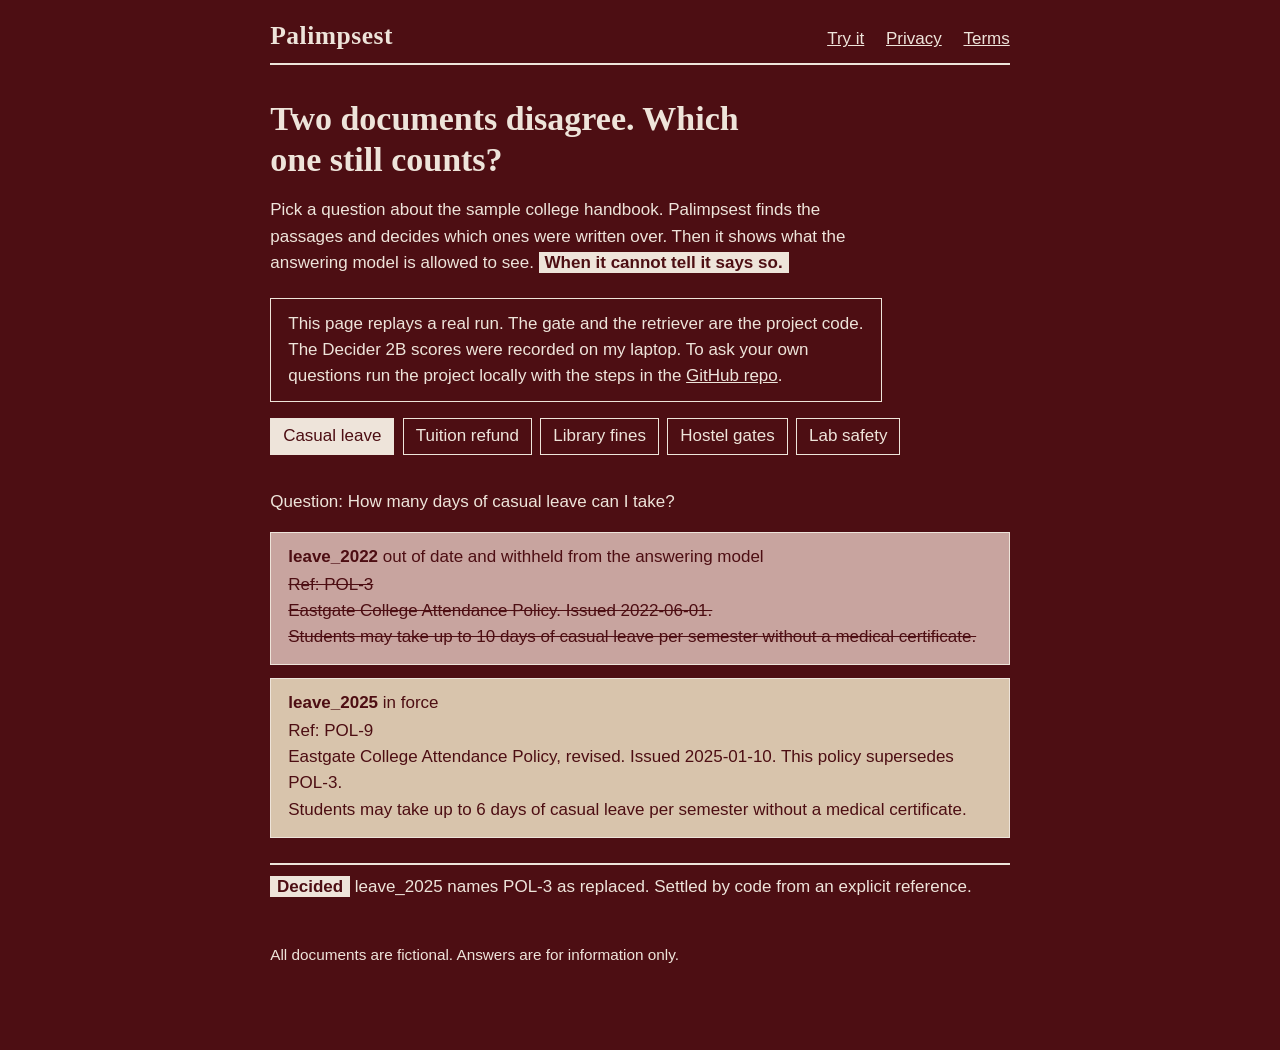
<file: docs/index.html>
<!doctype html>
<html lang="en">
<head>
<meta charset="utf-8">
<meta name="viewport" content="width=device-width, initial-scale=1">
<meta name="description" content="Palimpsest decides which version of a rule is in force before an AI model reads it.">
<title>Palimpsest: which version of the rule is in force</title>
<link rel="stylesheet" href="app.css">
</head>
<body>
<header>
  <p class="mark">Palimpsest</p>
  <nav><a href="#demo">Try it</a> <a href="#privacy">Privacy</a> <a href="#terms">Terms</a></nav>
</header>

<main id="demo" class="view">
  <h1>Two documents disagree. Which one still counts?</h1>
  <p class="lede">Pick a question about the sample college handbook. Palimpsest finds the passages and decides which ones were written over. Then it shows what the answering model is allowed to see. <strong>When it cannot tell it says so.</strong></p>
  <p class="note">This page replays a real run. The gate and the retriever are the project code. The Decider 2B scores were recorded on my laptop. To ask your own questions run the project locally with the steps in the <a href="https://github.com/triixdev/palimpsest">GitHub repo</a>.</p>

  <ul class="samples" id="samples"></ul>

  <section aria-live="polite" id="out"></section>
  <p class="fine">All documents are fictional. Answers are for information only.</p>
</main>

<main id="privacy" class="view" hidden>
  <h1>Privacy</h1>
  <p>This page is static. It has no form and sends nothing anywhere. It sets no cookies and loads nothing from other sites.</p>
  <p>GitHub hosts the page and may keep its own server logs under its own terms.</p>
  <p>The full project runs on your own computer. There the decision model and the server stay on 127.0.0.1 and the server keeps no question logs.</p>
  <p><a href="#demo">Back to the demo</a></p>
</main>

<main id="terms" class="view" hidden>
  <h1>Terms of use</h1>
  <p>Palimpsest is an experimental open source project under the MIT license. It was built for the Strands Decider hackathon and comes as is with no warranty.</p>
  <p>The decision model is small and can be wrong. Check every answer against the original document. Do not use this tool as the only basis for legal or financial or medical or academic decisions. A person must confirm every case marked as conflicting.</p>
  <p>The sample documents are invented and describe no real institution.</p>
  <p>Strands Decider 2B and Amazon Bedrock follow their own licenses and service terms.</p>
  <p><a href="#demo">Back to the demo</a></p>
</main>

<script src="app.js"></script>
</body>
</html>
</file>
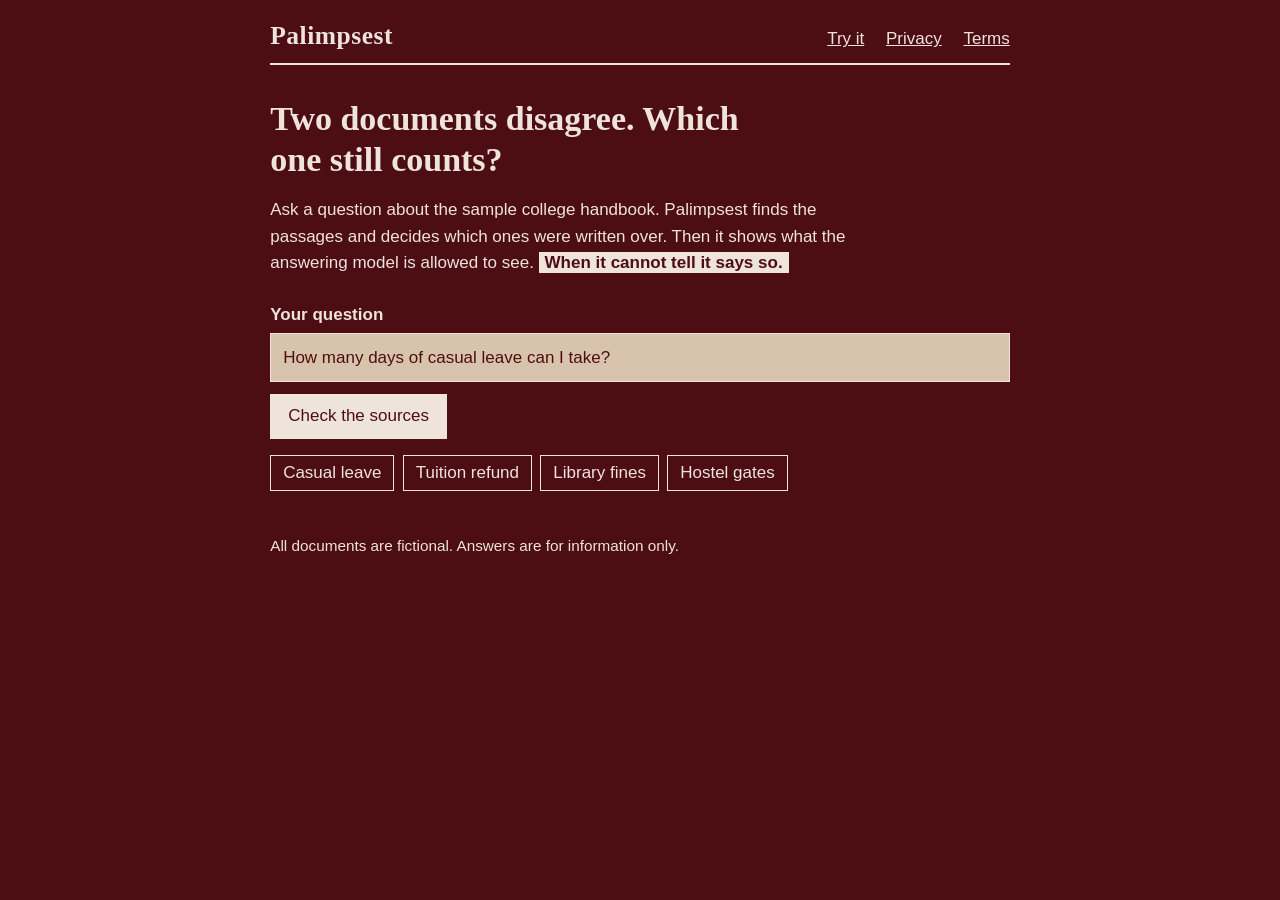
<file: static/index.html>
<!doctype html>
<html lang="en">
<head>
<meta charset="utf-8">
<meta name="viewport" content="width=device-width, initial-scale=1">
<title>Palimpsest: which version of the rule is in force</title>
<link rel="stylesheet" href="app.css">
</head>
<body>
<header>
  <p class="mark">Palimpsest</p>
  <nav><a href="#demo">Try it</a> <a href="#privacy">Privacy</a> <a href="#terms">Terms</a></nav>
</header>

<main id="demo" class="view">
  <h1>Two documents disagree. Which one still counts?</h1>
  <p class="lede">Ask a question about the sample college handbook. Palimpsest finds the passages and decides which ones were written over. Then it shows what the answering model is allowed to see. <strong>When it cannot tell it says so.</strong></p>

  <form id="ask">
    <label for="q">Your question</label>
    <input id="q" name="q" maxlength="300" autocomplete="off" value="How many days of casual leave can I take?">
    <button type="submit">Check the sources</button>
  </form>
  <ul class="samples">
    <li><button type="button" data-q="How many days of casual leave can I take?">Casual leave</button></li>
    <li><button type="button" data-q="How many days do I have to withdraw for a full tuition refund?">Tuition refund</button></li>
    <li><button type="button" data-q="What is the overdue charge for library books?">Library fines</button></li>
    <li><button type="button" data-q="What time do hostel gates close?">Hostel gates</button></li>
  </ul>

  <section aria-live="polite" id="out"></section>
  <p class="fine">All documents are fictional. Answers are for information only.</p>
</main>

<main id="privacy" class="view" hidden>
  <h1>Privacy</h1>
  <p>This demo runs on your own computer. The decision model is served from your machine and the page only talks to a server on 127.0.0.1.</p>
  <p>Your question stays in memory while it is checked and is then discarded. The server keeps no question logs. It has no database and no cookies and no analytics. The page loads nothing from other sites.</p>
  <p>The optional Amazon Bedrock agent sends only your question and the passages that passed the gate. That happens under your own AWS account and its terms. Passages marked out of date are never sent.</p>
  <p>Do not put personal data in the sample corpus. Your own documents stay in the folder you choose.</p>
  <p><a href="#demo">Back to the demo</a></p>
</main>

<main id="terms" class="view" hidden>
  <h1>Terms of use</h1>
  <p>Palimpsest is an experimental open source project under the MIT license. It was built for the Strands Decider hackathon and comes as is with no warranty.</p>
  <p>The decision model is small and can be wrong. Check every answer against the original document. Do not use this tool as the only basis for legal or financial or medical or academic decisions. A person must confirm every case marked as conflicting.</p>
  <p>The sample documents are invented and describe no real institution. You are responsible for any documents you add and for having the right to use them.</p>
  <p>Strands Decider 2B and Amazon Bedrock follow their own licenses and service terms.</p>
  <p><a href="#demo">Back to the demo</a></p>
</main>

<script src="app.js"></script>
</body>
</html>
</file>
<file: docs/app.css>
:root{--cream:#EEE4DA;--sand:#D8C4AC;--pink:#C8A49F;--wine:#4D0E13}
*{box-sizing:border-box;border-radius:0}
html{background:var(--wine);color:var(--cream);font:17px/1.55 "Gill Sans","Gill Sans MT",Calibri,"Trebuchet MS",sans-serif}
body{margin:0 auto;max-width:46rem;padding:1.25rem 1.25rem 4rem}
header{display:flex;justify-content:space-between;align-items:baseline;border-bottom:2px solid var(--cream);padding-bottom:.6rem}
.mark{margin:0;font:700 1.5rem Palatino,"Palatino Linotype","Iowan Old Style",Georgia,serif;letter-spacing:.02em}
nav a{margin-left:1rem}
h1{font:700 2rem/1.2 Palatino,"Palatino Linotype","Iowan Old Style",Georgia,serif;margin:2rem 0 .75rem;max-width:30rem}
.lede{max-width:36rem}
.lede strong{background:var(--cream);color:var(--wine);padding:.05rem .35rem}
a{color:var(--cream)}
label{display:block;font-weight:700;margin-top:1.5rem}
input{width:100%;padding:.6rem .7rem;font:inherit;color:var(--wine);background:var(--sand);border:1.5px solid var(--cream);margin:.3rem 0 .7rem}
button{font:inherit;color:var(--wine);background:var(--cream);border:1.5px solid var(--cream);padding:.5rem 1rem;cursor:pointer}
.samples{list-style:none;padding:0;margin:.9rem 0 0;display:flex;flex-wrap:wrap;gap:.5rem}
.samples button{background:none;color:var(--cream);border:1px solid var(--cream);padding:.25rem .7rem}
:focus-visible{outline:3px solid var(--pink);outline-offset:2px}
#out{margin-top:2rem}
.row{border:1.5px solid var(--cream);background:var(--sand);color:var(--wine);padding:.8rem 1rem;margin:0 0 .75rem}
.row h3{margin:0 0 .3rem;font:700 1rem "Gill Sans","Gill Sans MT",Calibri,sans-serif}
.row p{margin:0;white-space:pre-wrap}
.row.gone{background:var(--pink)}.row.gone p{text-decoration:line-through}
.row.conflict{border-style:dashed;border-width:2px;background:var(--wine);color:var(--cream)}
.tag{font-weight:400}
.verdict{margin:1.5rem 0 .5rem;border-top:2px solid var(--cream)}
.verdict p{margin:.5rem 0}
.verdict strong{background:var(--cream);color:var(--wine);padding:.05rem .4rem}
.sk{height:5.2rem;background:var(--sand);opacity:.5;border:1.5px solid var(--cream);margin:0 0 .75rem;animation:pulse 1.4s ease-in-out infinite}
@keyframes pulse{50%{opacity:.2}}
@media (prefers-reduced-motion:reduce){.sk{animation:none}}
.fine{font-size:.9rem;margin-top:2.5rem}
.err{border:2px solid var(--cream);background:var(--pink);color:var(--wine);padding:.8rem 1rem}
@media (max-width:30rem){html{font-size:16px}h1{font-size:1.6rem}}
.note{border:1.5px solid var(--cream);padding:.7rem 1rem;margin:1.25rem 0 0;max-width:36rem}
.samples button[aria-pressed="true"]{background:var(--cream);color:var(--wine)}
</file>
<file: static/app.css>
:root{--cream:#EEE4DA;--sand:#D8C4AC;--pink:#C8A49F;--wine:#4D0E13}
*{box-sizing:border-box;border-radius:0}
html{background:var(--wine);color:var(--cream);font:17px/1.55 "Gill Sans","Gill Sans MT",Calibri,"Trebuchet MS",sans-serif}
body{margin:0 auto;max-width:46rem;padding:1.25rem 1.25rem 4rem}
header{display:flex;justify-content:space-between;align-items:baseline;border-bottom:2px solid var(--cream);padding-bottom:.6rem}
.mark{margin:0;font:700 1.5rem Palatino,"Palatino Linotype","Iowan Old Style",Georgia,serif;letter-spacing:.02em}
nav a{margin-left:1rem}
h1{font:700 2rem/1.2 Palatino,"Palatino Linotype","Iowan Old Style",Georgia,serif;margin:2rem 0 .75rem;max-width:30rem}
.lede{max-width:36rem}
.lede strong{background:var(--cream);color:var(--wine);padding:.05rem .35rem}
a{color:var(--cream)}
label{display:block;font-weight:700;margin-top:1.5rem}
input{width:100%;padding:.6rem .7rem;font:inherit;color:var(--wine);background:var(--sand);border:1.5px solid var(--cream);margin:.3rem 0 .7rem}
button{font:inherit;color:var(--wine);background:var(--cream);border:1.5px solid var(--cream);padding:.5rem 1rem;cursor:pointer}
.samples{list-style:none;padding:0;margin:.9rem 0 0;display:flex;flex-wrap:wrap;gap:.5rem}
.samples button{background:none;color:var(--cream);border:1px solid var(--cream);padding:.25rem .7rem}
:focus-visible{outline:3px solid var(--pink);outline-offset:2px}
#out{margin-top:2rem}
.row{border:1.5px solid var(--cream);background:var(--sand);color:var(--wine);padding:.8rem 1rem;margin:0 0 .75rem}
.row h3{margin:0 0 .3rem;font:700 1rem "Gill Sans","Gill Sans MT",Calibri,sans-serif}
.row p{margin:0;white-space:pre-wrap}
.row.gone{background:var(--pink)}.row.gone p{text-decoration:line-through}
.row.conflict{border-style:dashed;border-width:2px;background:var(--wine);color:var(--cream)}
.tag{font-weight:400}
.verdict{margin:1.5rem 0 .5rem;border-top:2px solid var(--cream)}
.verdict p{margin:.5rem 0}
.verdict strong{background:var(--cream);color:var(--wine);padding:.05rem .4rem}
.sk{height:5.2rem;background:var(--sand);opacity:.5;border:1.5px solid var(--cream);margin:0 0 .75rem;animation:pulse 1.4s ease-in-out infinite}
@keyframes pulse{50%{opacity:.2}}
@media (prefers-reduced-motion:reduce){.sk{animation:none}}
.fine{font-size:.9rem;margin-top:2.5rem}
.err{border:2px solid var(--cream);background:var(--pink);color:var(--wine);padding:.8rem 1rem}
@media (max-width:30rem){html{font-size:16px}h1{font-size:1.6rem}}
</file>
